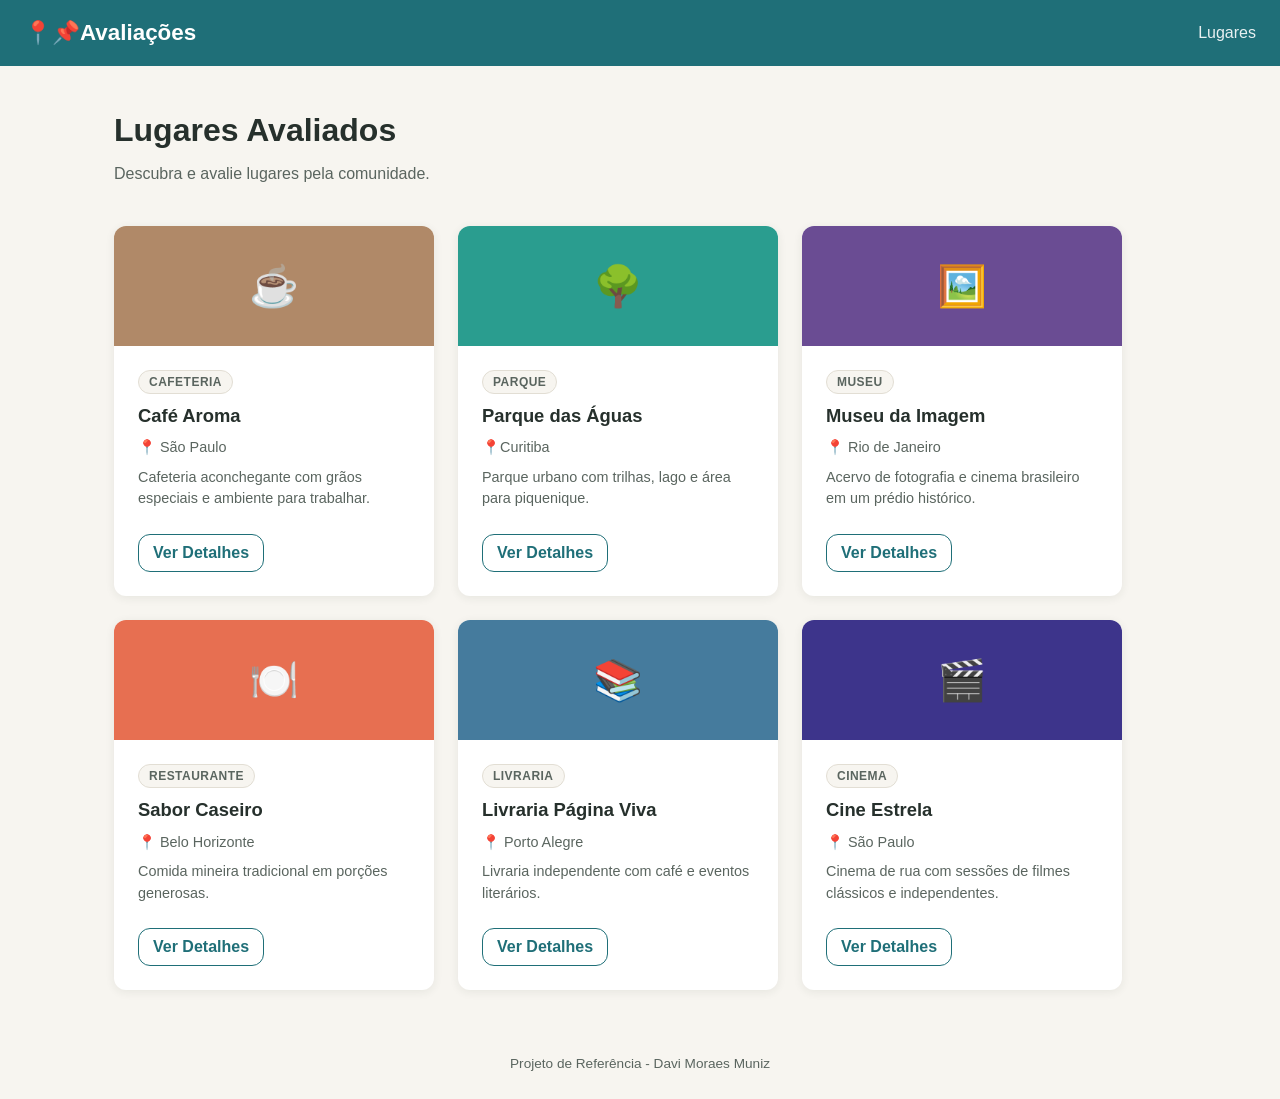
<file: Aula-01/index.html>
<!DOCTYPE html>
<html lang="pt-BR">
<head>
    <meta charset="UTF-8">
    <meta name="viewport" content="width=device-width, initial-scale=1.0">
    <title>Avaliações | Lugares</title>
    <link rel="stylesheet" href="style.css">
</head>
<body>

<header class="cabecalho">
    <a href="index.html" class="cabecalho__logo">📍📌Avaliações</a>
    <nav class="cabecalho__nav"><a href="index.html">Lugares</a></nav>
</header>

<main class="container">
    <h1 class="titulo-pagina">Lugares Avaliados</h1>
    <p class="subtitulo-pagina">Descubra e avalie lugares pela comunidade.</p>
    <div class="cards-grid">
        <article class="card" data-categoria="cafeteria">
            <div class="card-banner" aria-hidden="true">☕</div>
            <div class="card-body">
                <span class="badge">Cafeteria</span>
                <h2 class="card-title">Café Aroma</h2>
                <p class="card-cidade">📍 São Paulo</p>
                <p class="card-descricao">Cafeteria aconchegante com grãos especiais e ambiente para trabalhar.</p>
                <a href="detalhe.html" class="card-link">Ver Detalhes</a>
            </div>
        </article>
        <article class="card" data-categoria="parque">
            <div class="card-banner" aria-hidden="true">🌳</div>
            <div class="card-body">
                <span class="badge">Parque</span>
                <h2 class="card-title">Parque das Águas</h2>
                <p class="card-cidade">📍Curitiba</p>
                <p class="card-descricao">Parque urbano com trilhas, lago e área para piquenique.</p>
                <a href="" class="card-link">Ver Detalhes</a>
            </div>
        </article>
        <article class="card" data-categoria="museu">
            <div class="card-banner" aria-hidden="true">🖼️</div>
            <div class="card-body">
                <span class="badge">Museu</span>
                <h2 class="card-title">Museu da Imagem</h2>
                <p class="card-cidade">📍 Rio de Janeiro</p>
                <p class="card-descricao">Acervo de fotografia e cinema brasileiro em um prédio histórico.</p>
                <a href="" class="card-link">Ver Detalhes</a>
            </div>
        </article>
        <article class="card" data-categoria="restaurante">
            <div class="card-banner" aria-hidden="true">🍽️</div>
            <div class="card-body">
                <span class="badge">Restaurante</span>
                <h2 class="card-title">Sabor Caseiro</h2>
                <p class="card-cidade">📍 Belo Horizonte</p>
                <p class="card-descricao">Comida mineira tradicional em porções generosas.</p>
                <a href="" class="card-link">Ver Detalhes</a>
            </div>
        </article>
        <article class="card" data-categoria="livraria">
            <div class="card-banner" aria-hidden="true">📚</div>
            <div class="card-body">
                <span class="badge">Livraria</span>
                <h2 class="card-title">Livraria Página Viva</h2>
                <p class="card-cidade">📍 Porto Alegre</p>
                <p class="card-descricao">Livraria independente com café e eventos literários.</p>
                <a href="" class="card-link">Ver Detalhes</a>
            </div>
        </article>
        <article class="card" data-categoria="cinema">
            <div class="card-banner" aria-hidden="true">🎬</div>
            <div class="card-body">
                <span class="badge">Cinema</span>
                <h2 class="card-title">Cine Estrela</h2>
                <p class="card-cidade">📍 São Paulo</p>
                <p class="card-descricao">Cinema de rua com sessões de filmes clássicos e independentes.</p>
                <a href="" class="card-link">Ver Detalhes</a>
            </div>
        </article>
    </div>
</main>

<footer class="rodape">Projeto de Referência - Davi Moraes Muniz</footer>

</body>
</html>
</file>
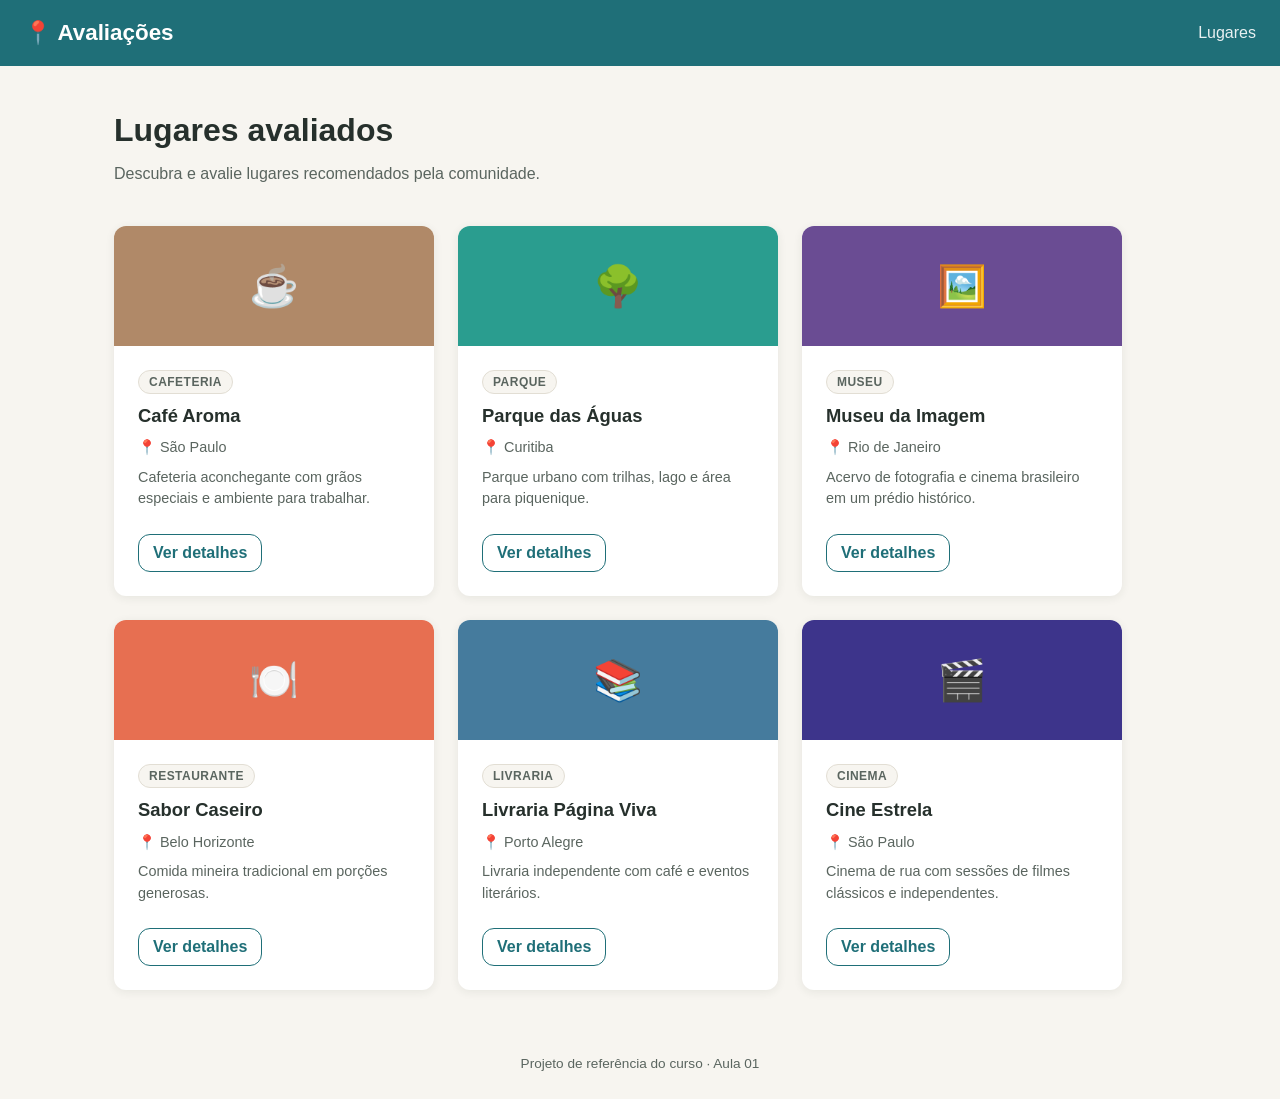
<file: Aula-02/WFS/index.html>
<!DOCTYPE html>
<html lang="pt-BR">
<head>
  <meta charset="UTF-8" />
  <meta name="viewport" content="width=device-width, initial-scale=1.0" />
  <title>Avaliações | Lugares</title>
  <link rel="stylesheet" href="css/style.css" />
</head>
<body>
  <header class="cabecalho">
    <a href="index.html" class="cabecalho__logo">📍 Avaliações</a>
    <nav class="cabecalho__nav">
      <a href="index.html">Lugares</a>
    </nav>
  </header>

  <main class="container">
    <h1 class="titulo-pagina">Lugares avaliados</h1>
    <p class="subtitulo-pagina">Descubra e avalie lugares recomendados pela comunidade.</p>

    <div class="cards-grid">
      <article class="card" data-categoria="cafeteria">
        <div class="card-banner" aria-hidden="true">☕</div>
        <div class="card-body">
          <span class="badge">Cafeteria</span>
          <h2 class="card-title">Café Aroma</h2>
          <p class="card-cidade">📍 São Paulo</p>
          <p class="card-descricao">Cafeteria aconchegante com grãos especiais e ambiente para trabalhar.</p>
          <a class="card-link" href="detalhe.html">Ver detalhes</a>
        </div>
      </article>

      <article class="card" data-categoria="parque">
        <div class="card-banner" aria-hidden="true">🌳</div>
        <div class="card-body">
          <span class="badge">Parque</span>
          <h2 class="card-title">Parque das Águas</h2>
          <p class="card-cidade">📍 Curitiba</p>
          <p class="card-descricao">Parque urbano com trilhas, lago e área para piquenique.</p>
          <a class="card-link" href="detalhe.html">Ver detalhes</a>
        </div>
      </article>

      <article class="card" data-categoria="museu">
        <div class="card-banner" aria-hidden="true">🖼️</div>
        <div class="card-body">
          <span class="badge">Museu</span>
          <h2 class="card-title">Museu da Imagem</h2>
          <p class="card-cidade">📍 Rio de Janeiro</p>
          <p class="card-descricao">Acervo de fotografia e cinema brasileiro em um prédio histórico.</p>
          <a class="card-link" href="detalhe.html">Ver detalhes</a>
        </div>
      </article>

      <article class="card" data-categoria="restaurante">
        <div class="card-banner" aria-hidden="true">🍽️</div>
        <div class="card-body">
          <span class="badge">Restaurante</span>
          <h2 class="card-title">Sabor Caseiro</h2>
          <p class="card-cidade">📍 Belo Horizonte</p>
          <p class="card-descricao">Comida mineira tradicional em porções generosas.</p>
          <a class="card-link" href="detalhe.html">Ver detalhes</a>
        </div>
      </article>

      <article class="card" data-categoria="livraria">
        <div class="card-banner" aria-hidden="true">📚</div>
        <div class="card-body">
          <span class="badge">Livraria</span>
          <h2 class="card-title">Livraria Página Viva</h2>
          <p class="card-cidade">📍 Porto Alegre</p>
          <p class="card-descricao">Livraria independente com café e eventos literários.</p>
          <a class="card-link" href="detalhe.html">Ver detalhes</a>
        </div>
      </article>

      <article class="card" data-categoria="cinema">
        <div class="card-banner" aria-hidden="true">🎬</div>
        <div class="card-body">
          <span class="badge">Cinema</span>
          <h2 class="card-title">Cine Estrela</h2>
          <p class="card-cidade">📍 São Paulo</p>
          <p class="card-descricao">Cinema de rua com sessões de filmes clássicos e independentes.</p>
          <a class="card-link" href="detalhe.html">Ver detalhes</a>
        </div>
      </article>
    </div>
  </main>

  <footer class="rodape">
    Projeto de referência do curso &middot; Aula 01
  </footer>
</body>
</html>
</file>
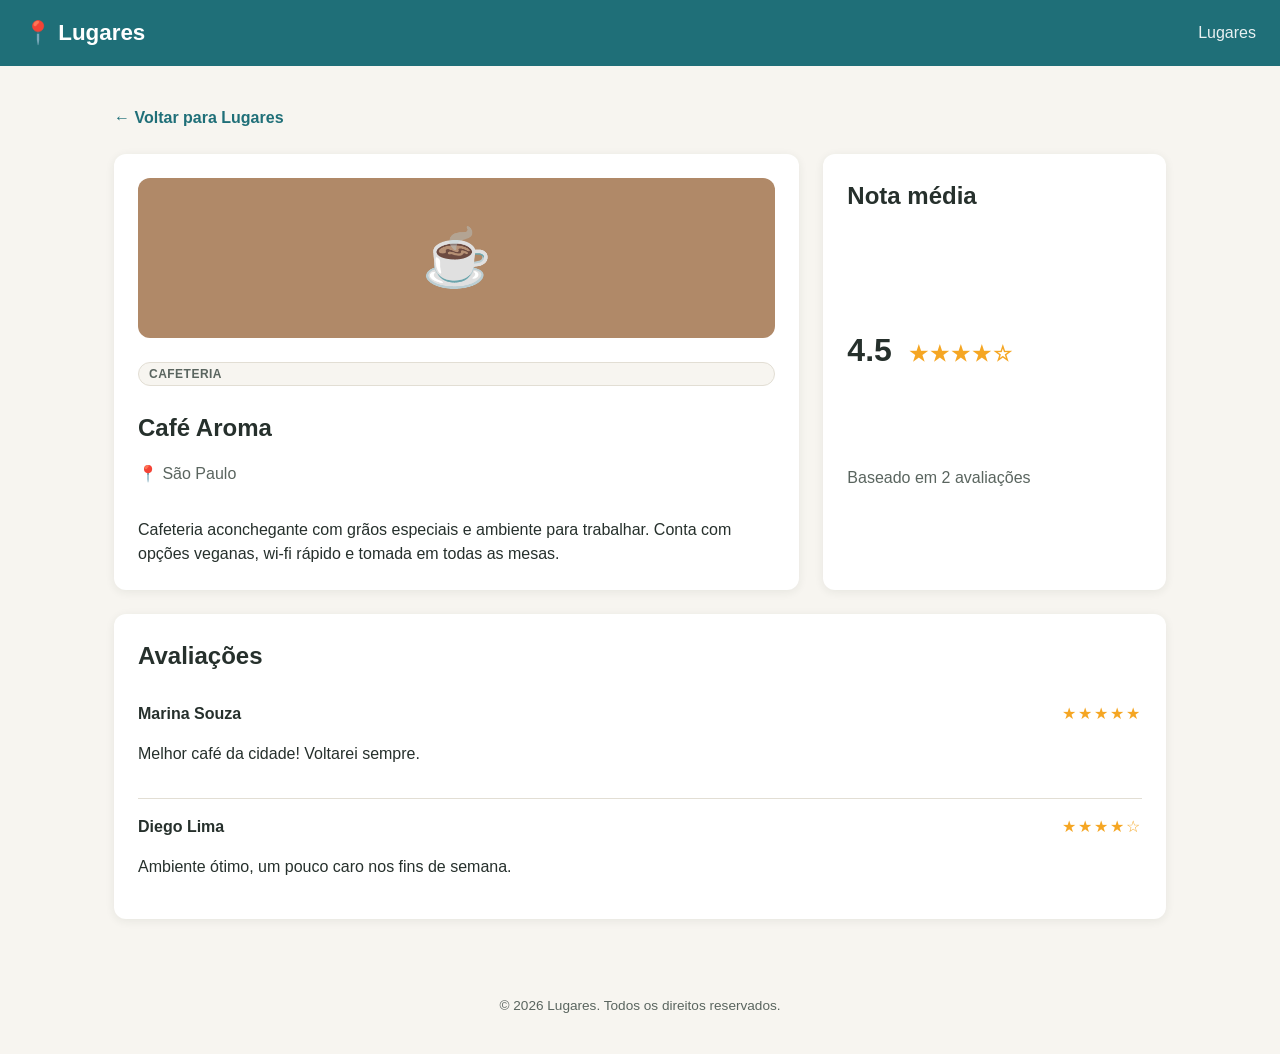
<file: Aula-01/detalhe.html>
<!DOCTYPE html>
<html lang="pt-BR">
<head>
  <meta charset="UTF-8">
  <meta name="viewport" content="width=device-width, initial-scale=1.0">
  <title>Café Aroma - Detalhes</title>
  <link rel="stylesheet" href="style.css">
</head>
<body>
  <header class="cabecalho">
    <a href="index.html" class="cabecalho__logo">📍 Lugares</a>
    <nav class="cabecalho__nav">
      <a href="index.html">Lugares</a>
    </nav>
  </header>

  <main class="container">
    <a href="index.html" class="link-voltar">&larr; Voltar para Lugares</a>

    <div class="detalhe">
      <section class="detalhe-principal">
        <div class="detalhe-banner" data-categoria="cafeteria" aria-hidden="true">☕</div>
        <span class="badge">Cafeteria</span>
        <h1 class="detalhe-titulo">Café Aroma</h1>
        <p class="detalhe-cidade">📍 São Paulo</p>
        <p class="detalhe-descricao">Cafeteria aconchegante com grãos especiais e ambiente para trabalhar. Conta com opções veganas, wi-fi rápido e tomada em todas as mesas.</p>
      </section>

      <aside class="detalhe-resumo">
        <h2>Nota média</h2>
        <p class="nota-media">4.5 <span class="estrelas" aria-hidden="true">★★★★☆</span></p>
        <p class="total-avaliacoes">Baseado em 2 avaliações</p>
      </aside>

      <section class="detalhe-avaliacoes">
        <h2>Avaliações</h2>
        <ul class="lista-avaliacoes">
          <li class="avaliacao-item">
            <div class="avaliacao-cabecalho"><strong>Marina Souza</strong><span class="estrelas">★★★★★</span></div>
            <p class="avaliacao-texto">Melhor café da cidade! Voltarei sempre.</p>
          </li>
          <li class="avaliacao-item">
            <div class="avaliacao-cabecalho"><strong>Diego Lima</strong><span class="estrelas">★★★★☆</span></div>
            <p class="avaliacao-texto">Ambiente ótimo, um pouco caro nos fins de semana.</p>
          </li>
        </ul>
      </section>
    </div>
  </main>

  <footer class="rodape">
    <p>&copy; 2026 Lugares. Todos os direitos reservados.</p>
  </footer>
</body>
</html>
</file>
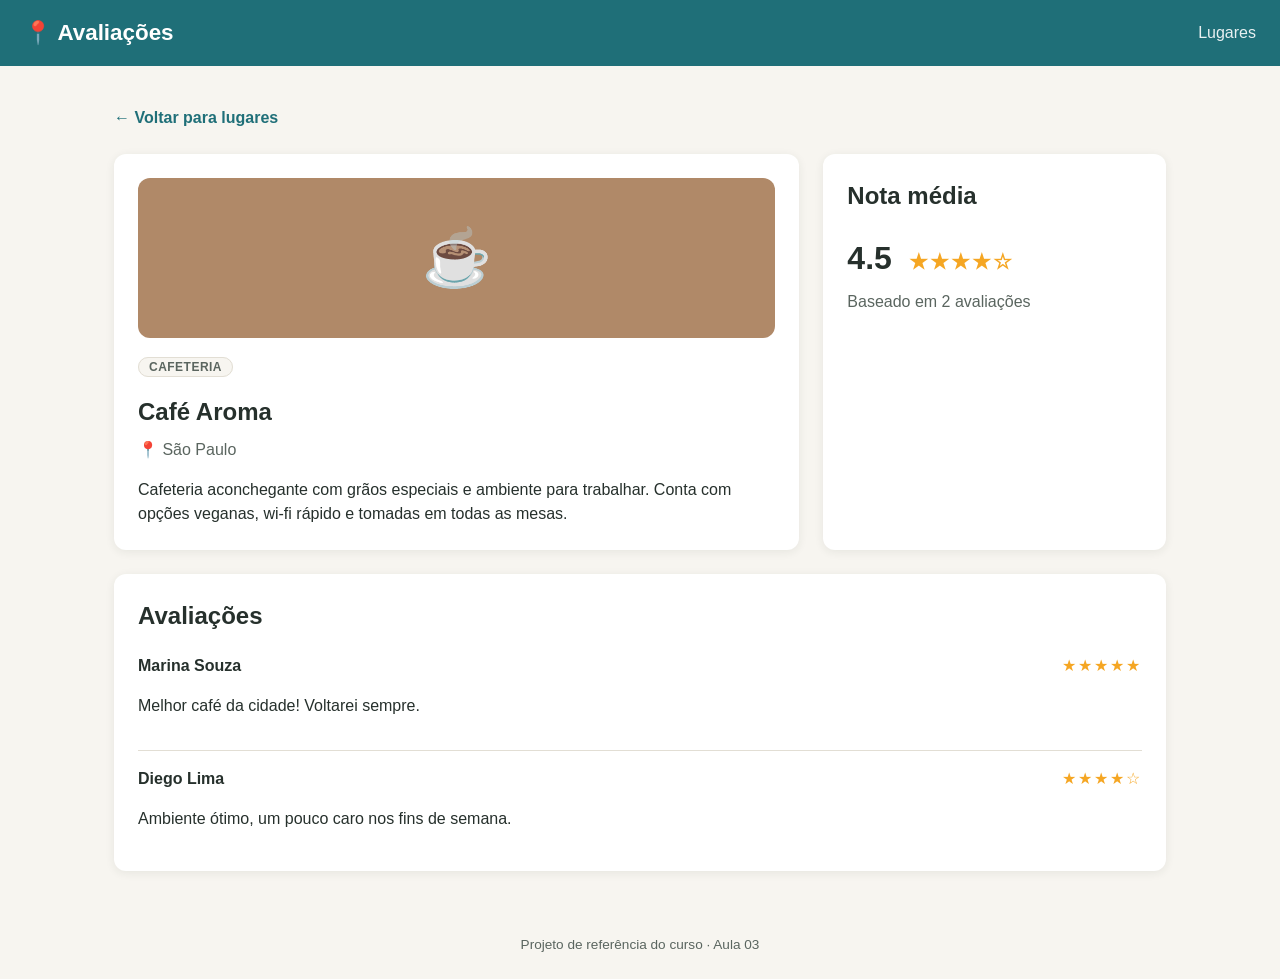
<file: Aula-02/WFS/detalhe.html>
<!DOCTYPE html>
<html lang="pt-BR">
<head>
  <meta charset="UTF-8" />
  <meta name="viewport" content="width=device-width, initial-scale=1.0" />
  <title>Café Aroma | Avaliações</title>
  <link rel="stylesheet" href="css/style.css" />
</head>
<body>
  <header class="cabecalho">
    <a href="index.html" class="cabecalho__logo">📍 Avaliações</a>
    <nav class="cabecalho__nav">
      <a href="index.html">Lugares</a>
    </nav>
  </header>

  <main class="container">
    <a class="link-voltar" href="index.html">&larr; Voltar para lugares</a>

    <div class="detalhe">
      <section class="detalhe-principal">
        <div class="detalhe-banner" data-categoria="cafeteria" aria-hidden="true">☕</div>
        <span class="badge">Cafeteria</span>
        <h1 class="detalhe-titulo">Café Aroma</h1>
        <p class="detalhe-cidade">📍 São Paulo</p>
        <p class="detalhe-descricao">
          Cafeteria aconchegante com grãos especiais e ambiente para
          trabalhar. Conta com opções veganas, wi-fi rápido e tomadas em
          todas as mesas.
        </p>
      </section>

      <aside class="detalhe-resumo">
        <h2>Nota média</h2>
        <p class="nota-media">4.5 <span class="estrelas" aria-hidden="true">★★★★☆</span></p>
        <p class="total-avaliacoes">Baseado em 2 avaliações</p>
      </aside>

      <section class="detalhe-avaliacoes">
        <h2>Avaliações</h2>
        <ul class="lista-avaliacoes">
          <li class="avaliacao-item">
            <div class="avaliacao-cabecalho">
              <strong>Marina Souza</strong>
              <span class="estrelas" aria-label="5 de 5 estrelas">★★★★★</span>
            </div>
            <p>Melhor café da cidade! Voltarei sempre.</p>
          </li>
          <li class="avaliacao-item">
            <div class="avaliacao-cabecalho">
              <strong>Diego Lima</strong>
              <span class="estrelas" aria-label="4 de 5 estrelas">★★★★☆</span>
            </div>
            <p>Ambiente ótimo, um pouco caro nos fins de semana.</p>
          </li>
        </ul>
      </section>
    </div>
  </main>

  <footer class="rodape">
    Projeto de referência do curso &middot; Aula 03
  </footer>
</body>
</html>
</file>
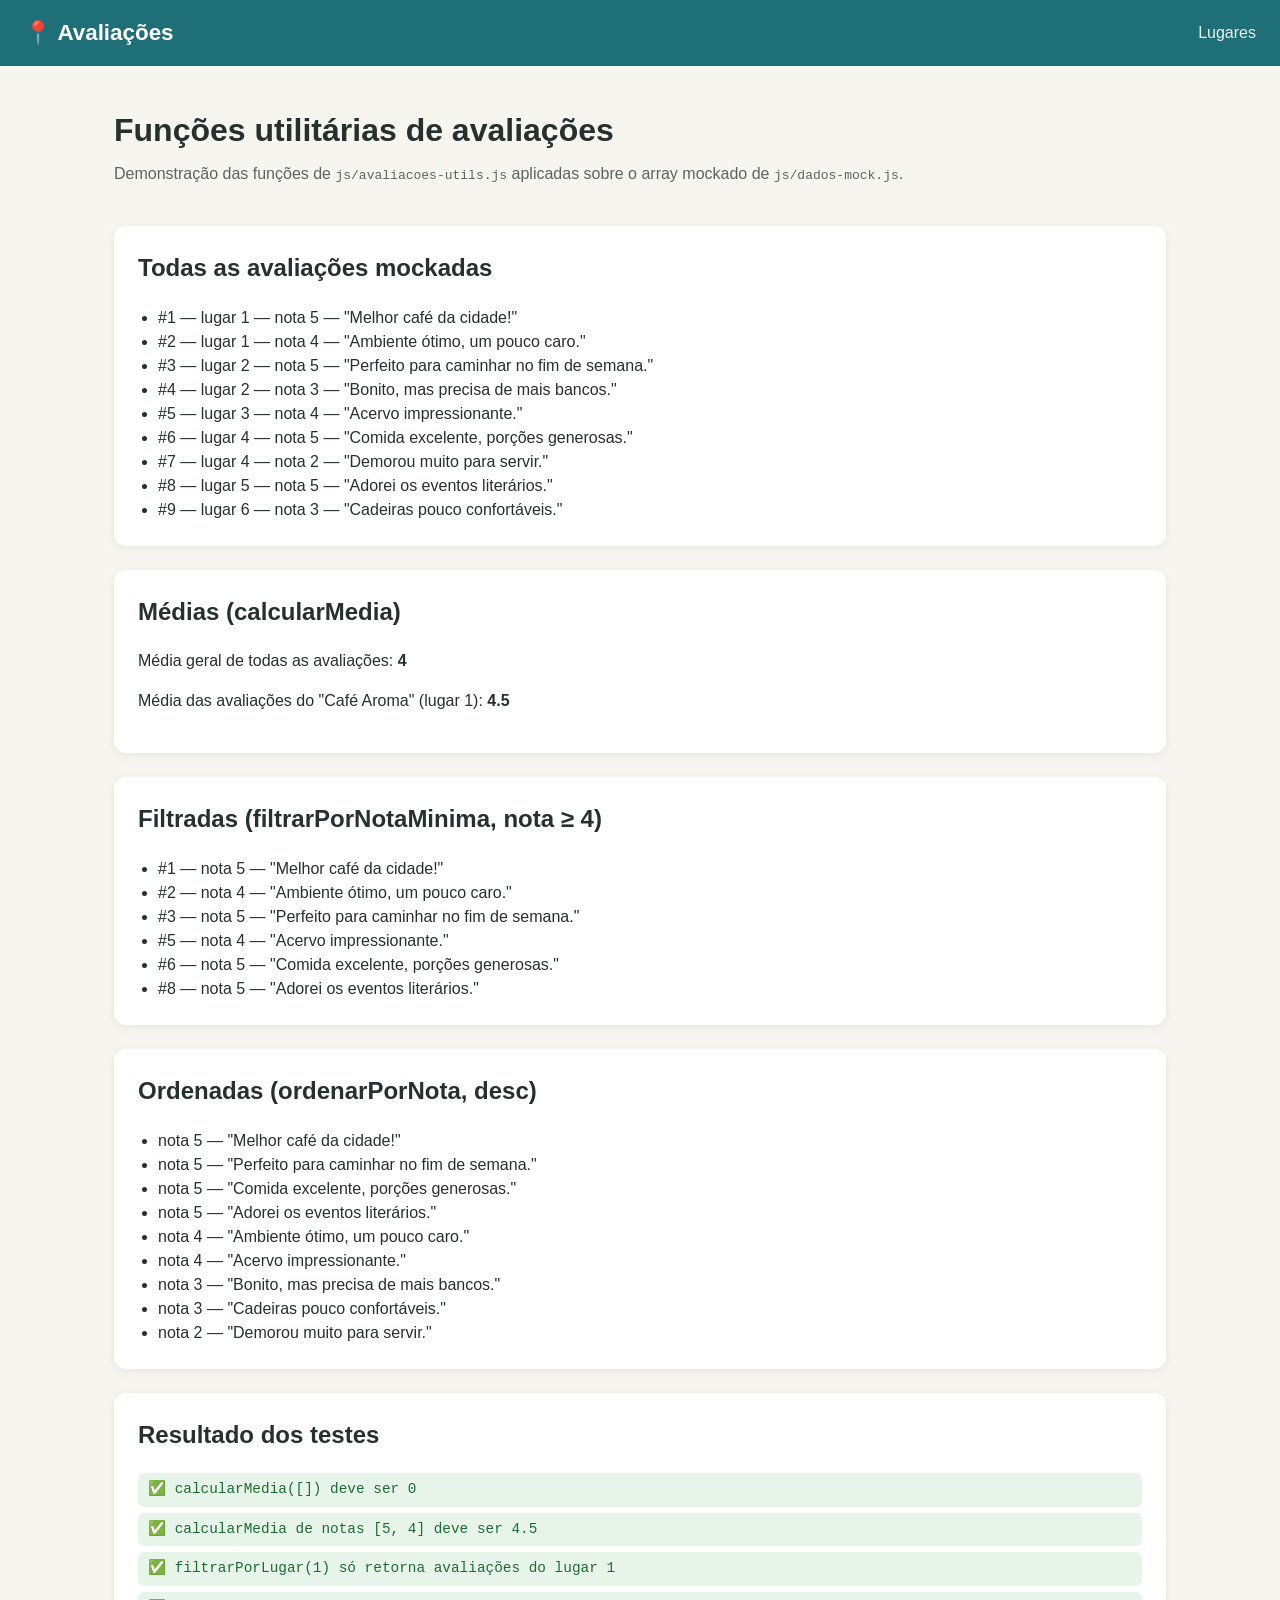
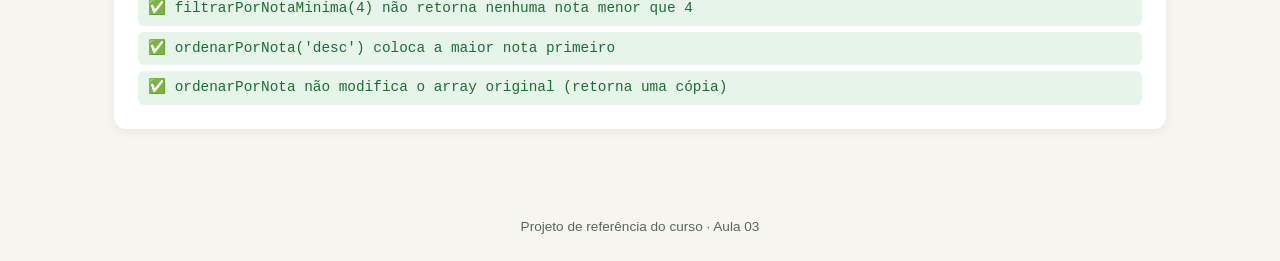
<file: Aula-02/WFS/testes.html>
<!DOCTYPE html>
<html lang="pt-BR">
<head>
  <meta charset="UTF-8" />
  <meta name="viewport" content="width=device-width, initial-scale=1.0" />
  <title>Testes das funções utilitárias | Avaliações</title>
  <link rel="stylesheet" href="css/style.css" />
</head>
<body>
  <header class="cabecalho">
    <a href="index.html" class="cabecalho__logo">📍 Avaliações</a>
    <nav class="cabecalho__nav">
      <a href="index.html">Lugares</a>
    </nav>
  </header>

  <main class="container">
    <h1 class="titulo-pagina">Funções utilitárias de avaliações</h1>
    <p class="subtitulo-pagina">
      Demonstração das funções de <code>js/avaliacoes-utils.js</code> aplicadas
      sobre o array mockado de <code>js/dados-mock.js</code>.
    </p>

    <section class="secao-teste">
      <h2>Todas as avaliações mockadas</h2>
      <ul id="lista-todas" class="lista-simples"></ul>
    </section>

    <section class="secao-teste">
      <h2>Médias (calcularMedia)</h2>
      <p>Média geral de todas as avaliações: <strong id="media-geral"></strong></p>
      <p>Média das avaliações do "Café Aroma" (lugar 1): <strong id="media-cafe-aroma"></strong></p>
    </section>

    <section class="secao-teste">
      <h2>Filtradas (filtrarPorNotaMinima, nota &ge; 4)</h2>
      <ul id="lista-filtradas" class="lista-simples"></ul>
    </section>

    <section class="secao-teste">
      <h2>Ordenadas (ordenarPorNota, desc)</h2>
      <ul id="lista-ordenadas" class="lista-simples"></ul>
    </section>

    <section class="secao-teste">
      <h2>Resultado dos testes</h2>
      <ul id="lista-testes" class="lista-resultados"></ul>
    </section>
  </main>

  <footer class="rodape">
    Projeto de referência do curso &middot; Aula 03
  </footer>

  <script src="js/dados-mock.js"></script>
  <script src="js/avaliacoes-utils.js"></script>
  <script src="js/testes.js"></script>
</body>
</html>
</file>
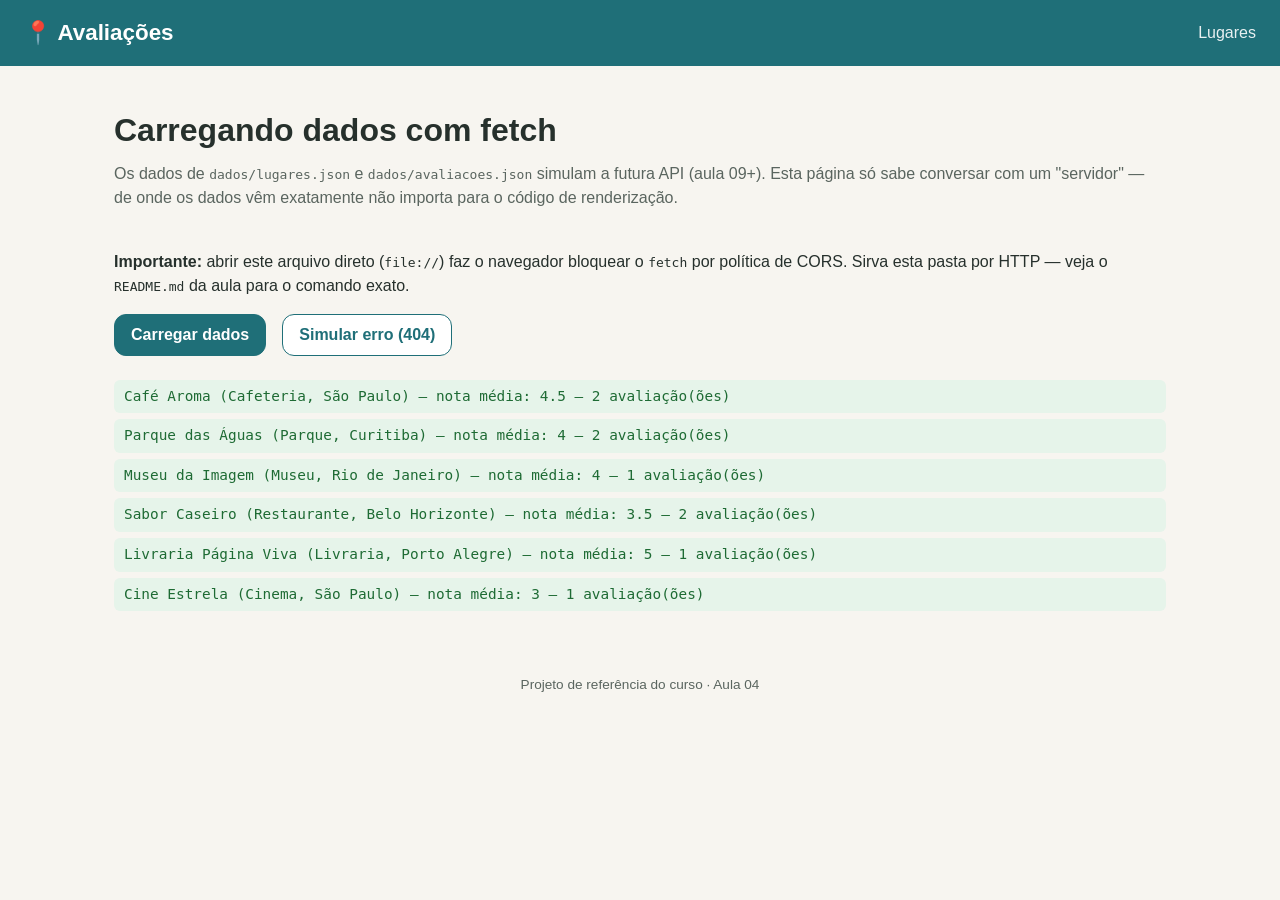
<file: Aula-03/PI/carregar-dados.html>
<!DOCTYPE html>
<html lang="pt-BR">
<head>
  <meta charset="UTF-8" />
  <meta name="viewport" content="width=device-width, initial-scale=1.0" />
  <title>Carregar dados via fetch | Avaliações</title>
  <link rel="stylesheet" href="css/style.css" />
</head>
<body>
  <header class="cabecalho">
    <a href="index.html" class="cabecalho__logo">📍 Avaliações</a>
    <nav class="cabecalho__nav">
      <a href="index.html">Lugares</a>
    </nav>
  </header>

  <main class="container">
    <h1 class="titulo-pagina">Carregando dados com fetch</h1>
    <p class="subtitulo-pagina">
      Os dados de <code>dados/lugares.json</code> e
      <code>dados/avaliacoes.json</code> simulam a futura API (aula 09+).
      Esta página só sabe conversar com um "servidor" — de onde os dados
      vêm exatamente não importa para o código de renderização.
    </p>

    <p><strong>Importante:</strong> abrir este arquivo direto (<code>file://</code>)
      faz o navegador bloquear o <code>fetch</code> por política de CORS.
      Sirva esta pasta por HTTP — veja o <code>README.md</code> da aula para
      o comando exato.</p>

    <div class="botoes-acao">
      <button id="botao-carregar" class="botao">Carregar dados</button>
      <button id="botao-simular-erro" class="botao botao--secundario">Simular erro (404)</button>
    </div>

    <div id="estado"></div>
    <ul id="resultado" class="lista-resultados"></ul>
  </main>

  <footer class="rodape">
    Projeto de referência do curso &middot; Aula 04
  </footer>

  <script src="js/avaliacoes-utils.js"></script>
  <script src="js/servico-lugares.js"></script>
  <script src="js/carregar-dados.js"></script>
</body>
</html>
</file>
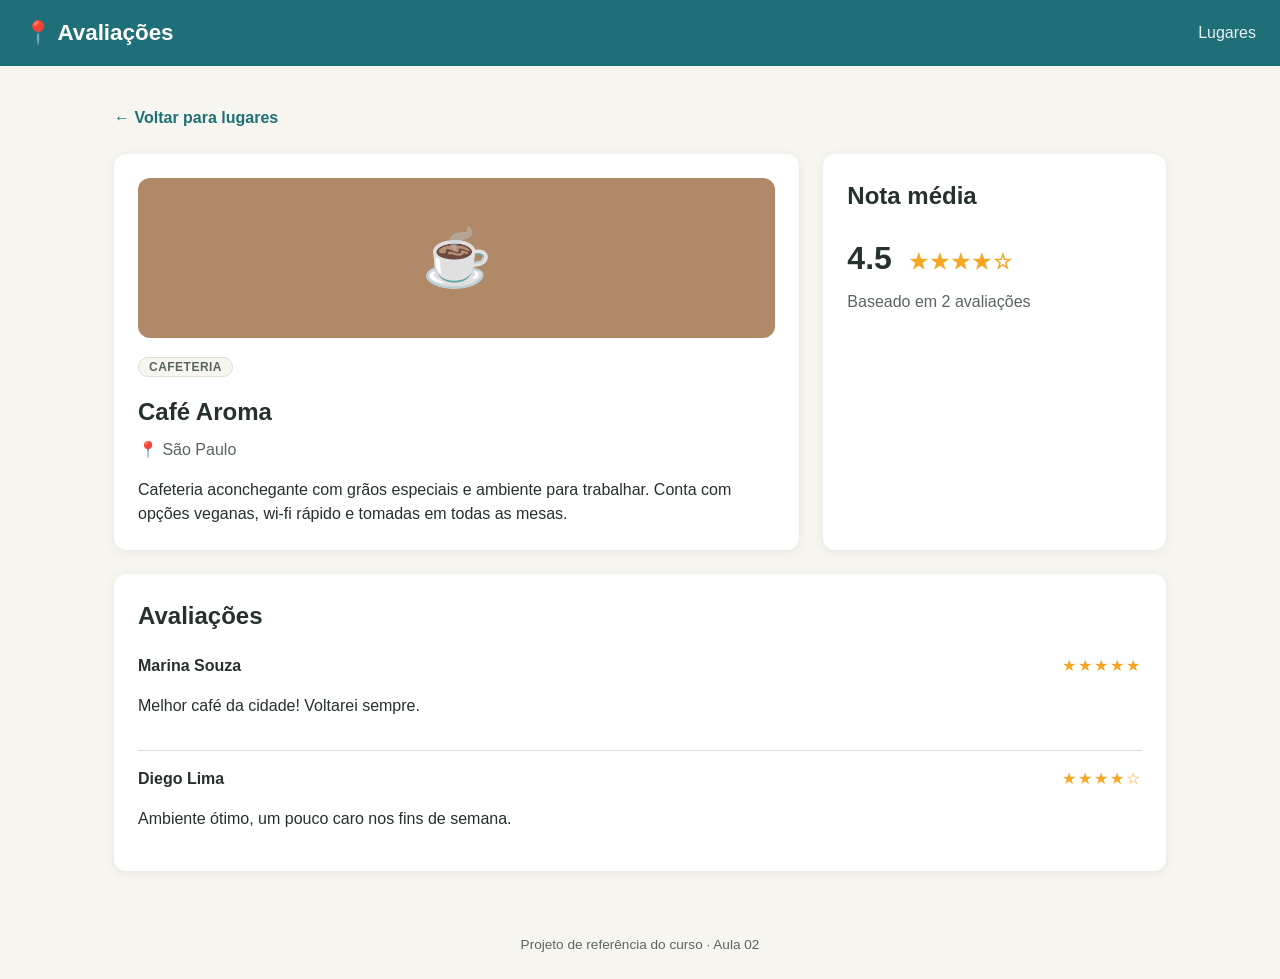
<file: Aula-03/PI/detalhe.html>
<!DOCTYPE html>
<html lang="pt-BR">
<head>
  <meta charset="UTF-8" />
  <meta name="viewport" content="width=device-width, initial-scale=1.0" />
  <title>Café Aroma | Avaliações</title>
  <link rel="stylesheet" href="css/style.css" />
</head>
<body>
  <header class="cabecalho">
    <a href="index.html" class="cabecalho__logo">📍 Avaliações</a>
    <nav class="cabecalho__nav">
      <a href="index.html">Lugares</a>
    </nav>
  </header>

  <main class="container">
    <a class="link-voltar" href="index.html">&larr; Voltar para lugares</a>

    <div class="detalhe">
      <section class="detalhe-principal">
        <div class="detalhe-banner" data-categoria="cafeteria" aria-hidden="true">☕</div>
        <span class="badge">Cafeteria</span>
        <h1 class="detalhe-titulo">Café Aroma</h1>
        <p class="detalhe-cidade">📍 São Paulo</p>
        <p class="detalhe-descricao">
          Cafeteria aconchegante com grãos especiais e ambiente para
          trabalhar. Conta com opções veganas, wi-fi rápido e tomadas em
          todas as mesas.
        </p>
      </section>

      <aside class="detalhe-resumo">
        <h2>Nota média</h2>
        <p class="nota-media">4.5 <span class="estrelas" aria-hidden="true">★★★★☆</span></p>
        <p class="total-avaliacoes">Baseado em 2 avaliações</p>
      </aside>

      <section class="detalhe-avaliacoes">
        <h2>Avaliações</h2>
        <ul class="lista-avaliacoes">
          <li class="avaliacao-item">
            <div class="avaliacao-cabecalho">
              <strong>Marina Souza</strong>
              <span class="estrelas" aria-label="5 de 5 estrelas">★★★★★</span>
            </div>
            <p>Melhor café da cidade! Voltarei sempre.</p>
          </li>
          <li class="avaliacao-item">
            <div class="avaliacao-cabecalho">
              <strong>Diego Lima</strong>
              <span class="estrelas" aria-label="4 de 5 estrelas">★★★★☆</span>
            </div>
            <p>Ambiente ótimo, um pouco caro nos fins de semana.</p>
          </li>
        </ul>
      </section>
    </div>
  </main>

  <footer class="rodape">
    Projeto de referência do curso &middot; Aula 02
  </footer>
</body>
</html>
</file>
<file: Aula-01/style.css>
/* ===== Design tokens ===== */
:root {
    --cor-primaria: #1f6f78;
    --cor-primaria-escura: #144e55;
    --cor-fundo: #f7f5f0;
    --cor-texto: #26302c;
    --cor-texto-suave: #5a655f;
    --cor-borda: #e2ded4;
    --cor-estrela: #f5a623;
    --cor-branco: #ffffff;
  
    --cor-restaurante: #e76f51;
    --cor-parque: #2a9d8f;
    --cor-museu: #6a4c93;
    --cor-cafeteria: #b08968;
    --cor-livraria: #457b9d;
    --cor-cinema: #3d348b;
  
    --raio: 12px;
    --sombra: 0 2px 10px rgba(38, 48, 44, 0.08);
    --sombra-hover: 0 8px 20px rgba(38, 48, 44, 0.14);
    --espaco-1: 8px;
    --espaco-2: 16px;
    --espaco-3: 24px;
    --espaco-4: 40px;
  }
  
  * {
    box-sizing: border-box;
  }
  
  body {
    margin: 0;
    font-family: "Segoe UI", Roboto, Arial, sans-serif;
    background: var(--cor-fundo);
    color: var(--cor-texto);
    line-height: 1.5;
  }
  
  a {
    color: inherit;
  }
  
  img {
    max-width: 100%;
    display: block;
  }
  
  /* ===== Header ===== */
  .cabecalho {
    background: var(--cor-primaria);
    color: var(--cor-branco);
    padding: var(--espaco-2) var(--espaco-3);
    display: flex;
    align-items: center;
    justify-content: space-between;
  }
  
  .cabecalho__logo {
    font-size: 1.4rem;
    font-weight: 700;
    text-decoration: none;
    color: var(--cor-branco);
  }
  
  .cabecalho__nav a {
    color: var(--cor-branco);
    text-decoration: none;
    margin-left: var(--espaco-3);
    opacity: 0.9;
  }
  
  .cabecalho__nav a:hover {
    opacity: 1;
    text-decoration: underline;
  }
  
  /* ===== Layout geral ===== */
  .container {
    max-width: 1100px;
    margin: 0 auto;
    padding: var(--espaco-4) var(--espaco-3);
  }
  
  .titulo-pagina {
    margin: 0 0 var(--espaco-1);
    font-size: 2rem;
  }
  
  .subtitulo-pagina {
    margin: 0 0 var(--espaco-4);
    color: var(--cor-texto-suave);
  }
  
  /* ===== Grid de cards (Flexbox) =====
     TODO (Aula 02, Parte 1): sem nenhuma regra abaixo, os cards ficam
     empilhados um em cima do outro (comportamento padrão de <article>,
     que é um elemento de bloco). Sua tarefa:
  
     1. Faça `.cards-grid` virar um container flexível que quebra linha
        automaticamente quando não há espaço horizontal suficiente.
     2. Defina um espaçamento consistente entre os cards.
     3. Faça cada `.card` crescer/encolher de forma flexível, com uma
        largura "ideal" de ~280px e uma largura máxima de ~320px, para
        que a grade fique equilibrada em qualquer tamanho de tela.
  
     Dica: display: flex + flex-wrap + gap no container;
           flex-grow/flex-shrink/flex-basis + max-width no item.
  */
  .cards-grid{
    display: flex;
    flex-wrap: wrap;
    gap: var(--espaco-3);
  }
  
  .card {
    background: var(--cor-branco);
    border-radius: var(--raio);
    box-shadow: var(--sombra);
    overflow: hidden;
    display: flex;
    flex-direction: column;
    transition: box-shadow 0.2s ease, transform 0.2s ease;
    flex: 1 1 280px;
    max-width: 320px;
  }
  
  
  
  .card:hover {
    box-shadow: var(--sombra-hover);
    transform: translateY(-2px);
  }
  
  .card-banner {
    height: 120px;
    display: flex;
    align-items: center;
    justify-content: center;
    font-size: 2.5rem;
    color: var(--cor-branco);
    background: var(--cor-texto-suave);
  }
  
  .card[data-categoria="restaurante"] .card-banner { background: var(--cor-restaurante); }
  .card[data-categoria="parque"] .card-banner { background: var(--cor-parque); }
  .card[data-categoria="museu"] .card-banner { background: var(--cor-museu); }
  .card[data-categoria="cafeteria"] .card-banner { background: var(--cor-cafeteria); }
  .card[data-categoria="livraria"] .card-banner { background: var(--cor-livraria); }
  .card[data-categoria="cinema"] .card-banner { background: var(--cor-cinema); }
  
  .card-body {
    padding: var(--espaco-3);
    display: flex;
    flex-direction: column;
    gap: var(--espaco-1);
    flex: 1;
  }
  
  .badge {
    align-self: flex-start;
    font-size: 0.75rem;
    text-transform: uppercase;
    letter-spacing: 0.04em;
    font-weight: 600;
    color: var(--cor-texto-suave);
    background: var(--cor-fundo);
    border: 1px solid var(--cor-borda);
    border-radius: 999px;
    padding: 2px 10px;
  }
  
  .card-title {
    margin: 0;
    font-size: 1.15rem;
  }
  
  .card-cidade {
    margin: 0;
    color: var(--cor-texto-suave);
    font-size: 0.9rem;
  }
  
  .card-descricao {
    margin: 0;
    color: var(--cor-texto-suave);
    font-size: 0.9rem;
    flex: 1;
  }
  
  .card-link {
    margin-top: var(--espaco-2);
    align-self: flex-start;
    text-decoration: none;
    font-weight: 600;
    color: var(--cor-primaria);
    border: 1px solid var(--cor-primaria);
    border-radius: var(--raio);
    padding: 6px 14px;
    transition: background 0.2s ease, color 0.2s ease;
  }
  
  .card-link:hover {
    background: var(--cor-primaria);
    color: var(--cor-branco);
  }
  
  /* ===== Página de detalhe (CSS Grid, mobile-first) ===== */
  /* .detalhe ainda não tem nenhum estilo de layout — veja o TODO (Aula 02,
     Parte 2) mais abaixo, perto da media query, com o passo a passo
     completo. */
  
  .detalhe-principal,
  .detalhe-resumo,
  .detalhe-avaliacoes {
    background: var(--cor-branco);
    border-radius: var(--raio);
    box-shadow: var(--sombra);
    padding: var(--espaco-3);
    display: grid;
    gap: var(--espaco-1);
  }
  
  
  .detalhe-banner {
    height: 160px;
    border-radius: var(--raio);
    display: flex;
    align-items: center;
    justify-content: center;
    font-size: 3.5rem;
    color: var(--cor-branco);
    background: var(--cor-texto-suave);
    margin-bottom: var(--espaco-2);
  }
  
  .detalhe-banner[data-categoria="restaurante"] { background: var(--cor-restaurante); }
  .detalhe-banner[data-categoria="parque"] { background: var(--cor-parque); }
  .detalhe-banner[data-categoria="museu"] { background: var(--cor-museu); }
  .detalhe-banner[data-categoria="cafeteria"] { background: var(--cor-cafeteria); }
  .detalhe-banner[data-categoria="livraria"] { background: var(--cor-livraria); }
  .detalhe-banner[data-categoria="cinema"] { background: var(--cor-cinema); }
  
  .detalhe-titulo {
    margin: var(--espaco-2) 0 0;
  }
  
  .detalhe-cidade {
    color: var(--cor-texto-suave);
    margin: var(--espaco-1) 0;
  }
  
  .detalhe-descricao {
    margin: var(--espaco-2) 0 0;
  }
  
  .detalhe-resumo h2,
  .detalhe-avaliacoes h2 {
    margin-top: 0;
  }
  
  .nota-media {
    font-size: 2rem;
    font-weight: 700;
    margin: var(--espaco-1) 0;
  }
  
  .nota-media .estrelas {
    font-size: 1.3rem;
    color: var(--cor-estrela);
    margin-left: var(--espaco-1);
  }
  
  .total-avaliacoes {
    color: var(--cor-texto-suave);
    margin: 0;
  }
  
  .lista-avaliacoes {
    list-style: none;
    margin: 0;
    padding: 0;
    display: flex;
    flex-direction: column;
    gap: var(--espaco-2);
  }
  
  .avaliacao-item {
    border-top: 1px solid var(--cor-borda);
    padding-top: var(--espaco-2);
  }
  
  .avaliacao-item:first-child {
    border-top: none;
    padding-top: 0;
  }
  
  .avaliacao-cabecalho {
    display: flex;
    align-items: center;
    justify-content: space-between;
    margin-bottom: var(--espaco-1);
  }
  
  .estrelas {
    color: var(--cor-estrela);
    letter-spacing: 2px;
  }
  
  .link-voltar {
    display: inline-block;
    margin-bottom: var(--espaco-3);
    text-decoration: none;
    color: var(--cor-primaria);
    font-weight: 600;
  }
  
  /* TODO (Aula 02, Parte 2): a página de detalhe está mobile-first — no
     estado atual, `.detalhe-principal`, `.detalhe-resumo` e
     `.detalhe-avaliacoes` apenas se empilham na ordem em que aparecem no
     HTML (o que já é o comportamento correto para telas pequenas!).
  
     Sua tarefa é usar CSS GRID para, a partir de uma largura de tela
     maior (sugestão: 768px), reorganizar esse mesmo conteúdo em duas
     colunas, sem mudar o HTML:
  
     1. Adicione `display: grid` (com um `gap`) em `.detalhe`.
     2. Dentro de uma media query `@media (min-width: 768px)`, defina em
        `.detalhe` duas colunas (ex.: 2fr 1fr) usando
        `grid-template-columns` e um `grid-template-areas` com duas
        linhas:
          - linha 1: conteúdo principal + resumo de nota, lado a lado
          - linha 2: avaliações ocupando a largura toda
     3. Associe cada seção à sua área com a propriedade `grid-area`
        (`.detalhe-principal`, `.detalhe-resumo`, `.detalhe-avaliacoes`).
  
     Dica: pense primeiro no layout mobile (sem media query, tudo
     empilhado) e só depois "encaixe" o grid para telas maiores — essa é
     a essência de mobile-first.
  */
  .detalhe{
    display: grid;
    gap: var(--espaco-3);
  }
  
  @media (min-width: 768px) {
    .detalhe {
      grid-template-columns: 2fr 1fr;
      grid-template-areas:
        "principal resumo"
        "avaliacoes avaliacoes";
    }
  
    .detalhe-principal {
      grid-area: principal;
    }
  
    .detalhe-resumo {
      grid-area: resumo;
    }
  
    .detalhe-avaliacoes {
      grid-area: avaliacoes;
    }
  }
  
  /* ===== Rodapé ===== */
  .rodape {
    text-align: center;
    padding: var(--espaco-3);
    color: var(--cor-texto-suave);
    font-size: 0.85rem;
  }
</file>
<file: Aula-02/WFS/css/style.css>
/* ===== Design tokens ===== */
:root {
  --cor-primaria: #1f6f78;
  --cor-primaria-escura: #144e55;
  --cor-fundo: #f7f5f0;
  --cor-texto: #26302c;
  --cor-texto-suave: #5a655f;
  --cor-borda: #e2ded4;
  --cor-estrela: #f5a623;
  --cor-branco: #ffffff;

  --cor-restaurante: #e76f51;
  --cor-parque: #2a9d8f;
  --cor-museu: #6a4c93;
  --cor-cafeteria: #b08968;
  --cor-livraria: #457b9d;
  --cor-cinema: #3d348b;

  --raio: 12px;
  --sombra: 0 2px 10px rgba(38, 48, 44, 0.08);
  --sombra-hover: 0 8px 20px rgba(38, 48, 44, 0.14);
  --espaco-1: 8px;
  --espaco-2: 16px;
  --espaco-3: 24px;
  --espaco-4: 40px;
}

* {
  box-sizing: border-box;
}

body {
  margin: 0;
  font-family: "Segoe UI", Roboto, Arial, sans-serif;
  background: var(--cor-fundo);
  color: var(--cor-texto);
  line-height: 1.5;
}

a {
  color: inherit;
}

img {
  max-width: 100%;
  display: block;
}

/* ===== Header ===== */
.cabecalho {
  background: var(--cor-primaria);
  color: var(--cor-branco);
  padding: var(--espaco-2) var(--espaco-3);
  display: flex;
  align-items: center;
  justify-content: space-between;
}

.cabecalho__logo {
  font-size: 1.4rem;
  font-weight: 700;
  text-decoration: none;
  color: var(--cor-branco);
}

.cabecalho__nav a {
  color: var(--cor-branco);
  text-decoration: none;
  margin-left: var(--espaco-3);
  opacity: 0.9;
}

.cabecalho__nav a:hover {
  opacity: 1;
  text-decoration: underline;
}

/* ===== Layout geral ===== */
.container {
  max-width: 1100px;
  margin: 0 auto;
  padding: var(--espaco-4) var(--espaco-3);
}

.titulo-pagina {
  margin: 0 0 var(--espaco-1);
  font-size: 2rem;
}

.subtitulo-pagina {
  margin: 0 0 var(--espaco-4);
  color: var(--cor-texto-suave);
}

/* ===== Grid de cards (Flexbox) ===== */
.cards-grid {
  display: flex;
  flex-wrap: wrap;
  gap: var(--espaco-3);
}

.card {
  background: var(--cor-branco);
  border-radius: var(--raio);
  box-shadow: var(--sombra);
  overflow: hidden;
  flex: 1 1 280px;
  max-width: 320px;
  display: flex;
  flex-direction: column;
  transition: box-shadow 0.2s ease, transform 0.2s ease;
}

.card:hover {
  box-shadow: var(--sombra-hover);
  transform: translateY(-2px);
}

.card-banner {
  height: 120px;
  display: flex;
  align-items: center;
  justify-content: center;
  font-size: 2.5rem;
  color: var(--cor-branco);
  background: var(--cor-texto-suave);
}

.card[data-categoria="restaurante"] .card-banner { background: var(--cor-restaurante); }
.card[data-categoria="parque"] .card-banner { background: var(--cor-parque); }
.card[data-categoria="museu"] .card-banner { background: var(--cor-museu); }
.card[data-categoria="cafeteria"] .card-banner { background: var(--cor-cafeteria); }
.card[data-categoria="livraria"] .card-banner { background: var(--cor-livraria); }
.card[data-categoria="cinema"] .card-banner { background: var(--cor-cinema); }

.card-body {
  padding: var(--espaco-3);
  display: flex;
  flex-direction: column;
  gap: var(--espaco-1);
  flex: 1;
}

.badge {
  align-self: flex-start;
  font-size: 0.75rem;
  text-transform: uppercase;
  letter-spacing: 0.04em;
  font-weight: 600;
  color: var(--cor-texto-suave);
  background: var(--cor-fundo);
  border: 1px solid var(--cor-borda);
  border-radius: 999px;
  padding: 2px 10px;
}

.card-title {
  margin: 0;
  font-size: 1.15rem;
}

.card-cidade {
  margin: 0;
  color: var(--cor-texto-suave);
  font-size: 0.9rem;
}

.card-descricao {
  margin: 0;
  color: var(--cor-texto-suave);
  font-size: 0.9rem;
  flex: 1;
}

.card-link {
  margin-top: var(--espaco-2);
  align-self: flex-start;
  text-decoration: none;
  font-weight: 600;
  color: var(--cor-primaria);
  border: 1px solid var(--cor-primaria);
  border-radius: var(--raio);
  padding: 6px 14px;
  transition: background 0.2s ease, color 0.2s ease;
}

.card-link:hover {
  background: var(--cor-primaria);
  color: var(--cor-branco);
}

/* ===== Página de detalhe (CSS Grid, mobile-first) ===== */
.detalhe {
  display: grid;
  gap: var(--espaco-3);
}

.detalhe-principal,
.detalhe-resumo,
.detalhe-avaliacoes {
  background: var(--cor-branco);
  border-radius: var(--raio);
  box-shadow: var(--sombra);
  padding: var(--espaco-3);
}

.detalhe-banner {
  height: 160px;
  border-radius: var(--raio);
  display: flex;
  align-items: center;
  justify-content: center;
  font-size: 3.5rem;
  color: var(--cor-branco);
  background: var(--cor-texto-suave);
  margin-bottom: var(--espaco-2);
}

.detalhe-banner[data-categoria="restaurante"] { background: var(--cor-restaurante); }
.detalhe-banner[data-categoria="parque"] { background: var(--cor-parque); }
.detalhe-banner[data-categoria="museu"] { background: var(--cor-museu); }
.detalhe-banner[data-categoria="cafeteria"] { background: var(--cor-cafeteria); }
.detalhe-banner[data-categoria="livraria"] { background: var(--cor-livraria); }
.detalhe-banner[data-categoria="cinema"] { background: var(--cor-cinema); }

.detalhe-titulo {
  margin: var(--espaco-2) 0 0;
}

.detalhe-cidade {
  color: var(--cor-texto-suave);
  margin: var(--espaco-1) 0;
}

.detalhe-descricao {
  margin: var(--espaco-2) 0 0;
}

.detalhe-resumo h2,
.detalhe-avaliacoes h2 {
  margin-top: 0;
}

.nota-media {
  font-size: 2rem;
  font-weight: 700;
  margin: var(--espaco-1) 0;
}

.nota-media .estrelas {
  font-size: 1.3rem;
  color: var(--cor-estrela);
  margin-left: var(--espaco-1);
}

.total-avaliacoes {
  color: var(--cor-texto-suave);
  margin: 0;
}

.lista-avaliacoes {
  list-style: none;
  margin: 0;
  padding: 0;
  display: flex;
  flex-direction: column;
  gap: var(--espaco-2);
}

.avaliacao-item {
  border-top: 1px solid var(--cor-borda);
  padding-top: var(--espaco-2);
}

.avaliacao-item:first-child {
  border-top: none;
  padding-top: 0;
}

.avaliacao-cabecalho {
  display: flex;
  align-items: center;
  justify-content: space-between;
  margin-bottom: var(--espaco-1);
}

.estrelas {
  color: var(--cor-estrela);
  letter-spacing: 2px;
}

.link-voltar {
  display: inline-block;
  margin-bottom: var(--espaco-3);
  text-decoration: none;
  color: var(--cor-primaria);
  font-weight: 600;
}

/* A partir de 768px, a página de detalhe assume duas colunas:
   conteúdo principal + resumo de nota, com as avaliações ocupando
   a largura toda na linha de baixo. */
@media (min-width: 768px) {
  .detalhe {
    grid-template-columns: 2fr 1fr;
    grid-template-areas:
      "principal resumo"
      "avaliacoes avaliacoes";
  }

  .detalhe-principal { grid-area: principal; }
  .detalhe-resumo { grid-area: resumo; }
  .detalhe-avaliacoes { grid-area: avaliacoes; }
}

/* ===== Página de testes (aula 03) ===== */
.secao-teste {
  background: var(--cor-branco);
  border-radius: var(--raio);
  box-shadow: var(--sombra);
  padding: var(--espaco-3);
  margin-bottom: var(--espaco-3);
}

.secao-teste h2 {
  margin-top: 0;
}

.lista-resultados {
  list-style: none;
  margin: 0;
  padding: 0;
  display: flex;
  flex-direction: column;
  gap: 6px;
  font-family: "Cascadia Code", Consolas, monospace;
  font-size: 0.9rem;
}

.resultado-teste {
  padding: 6px 10px;
  border-radius: 6px;
}

.resultado-teste.ok {
  background: #e6f4ea;
  color: #1e6b34;
}

.resultado-teste.falha {
  background: #fbe7e7;
  color: #9c2c2c;
}

.lista-simples {
  margin: 0;
  padding-left: 20px;
}

/* ===== Rodapé ===== */
.rodape {
  text-align: center;
  padding: var(--espaco-3);
  color: var(--cor-texto-suave);
  font-size: 0.85rem;
}
</file>
<file: Aula-03/PI/css/style.css>
/* ===== Design tokens ===== */
:root {
  --cor-primaria: #1f6f78;
  --cor-primaria-escura: #144e55;
  --cor-fundo: #f7f5f0;
  --cor-texto: #26302c;
  --cor-texto-suave: #5a655f;
  --cor-borda: #e2ded4;
  --cor-estrela: #f5a623;
  --cor-branco: #ffffff;

  --cor-restaurante: #e76f51;
  --cor-parque: #2a9d8f;
  --cor-museu: #6a4c93;
  --cor-cafeteria: #b08968;
  --cor-livraria: #457b9d;
  --cor-cinema: #3d348b;

  --raio: 12px;
  --sombra: 0 2px 10px rgba(38, 48, 44, 0.08);
  --sombra-hover: 0 8px 20px rgba(38, 48, 44, 0.14);
  --espaco-1: 8px;
  --espaco-2: 16px;
  --espaco-3: 24px;
  --espaco-4: 40px;
}

* {
  box-sizing: border-box;
}

body {
  margin: 0;
  font-family: "Segoe UI", Roboto, Arial, sans-serif;
  background: var(--cor-fundo);
  color: var(--cor-texto);
  line-height: 1.5;
}

a {
  color: inherit;
}

img {
  max-width: 100%;
  display: block;
}

/* ===== Header ===== */
.cabecalho {
  background: var(--cor-primaria);
  color: var(--cor-branco);
  padding: var(--espaco-2) var(--espaco-3);
  display: flex;
  align-items: center;
  justify-content: space-between;
}

.cabecalho__logo {
  font-size: 1.4rem;
  font-weight: 700;
  text-decoration: none;
  color: var(--cor-branco);
}

.cabecalho__nav a {
  color: var(--cor-branco);
  text-decoration: none;
  margin-left: var(--espaco-3);
  opacity: 0.9;
}

.cabecalho__nav a:hover {
  opacity: 1;
  text-decoration: underline;
}

/* ===== Layout geral ===== */
.container {
  max-width: 1100px;
  margin: 0 auto;
  padding: var(--espaco-4) var(--espaco-3);
}

.titulo-pagina {
  margin: 0 0 var(--espaco-1);
  font-size: 2rem;
}

.subtitulo-pagina {
  margin: 0 0 var(--espaco-4);
  color: var(--cor-texto-suave);
}

/* ===== Grid de cards (Flexbox) ===== */
.cards-grid {
  display: flex;
  flex-wrap: wrap;
  gap: var(--espaco-3);
}

.card {
  background: var(--cor-branco);
  border-radius: var(--raio);
  box-shadow: var(--sombra);
  overflow: hidden;
  flex: 1 1 280px;
  max-width: 320px;
  display: flex;
  flex-direction: column;
  transition: box-shadow 0.2s ease, transform 0.2s ease;
}

.card:hover {
  box-shadow: var(--sombra-hover);
  transform: translateY(-2px);
}

.card-banner {
  height: 120px;
  display: flex;
  align-items: center;
  justify-content: center;
  font-size: 2.5rem;
  color: var(--cor-branco);
  background: var(--cor-texto-suave);
}

.card[data-categoria="restaurante"] .card-banner { background: var(--cor-restaurante); }
.card[data-categoria="parque"] .card-banner { background: var(--cor-parque); }
.card[data-categoria="museu"] .card-banner { background: var(--cor-museu); }
.card[data-categoria="cafeteria"] .card-banner { background: var(--cor-cafeteria); }
.card[data-categoria="livraria"] .card-banner { background: var(--cor-livraria); }
.card[data-categoria="cinema"] .card-banner { background: var(--cor-cinema); }

.card-body {
  padding: var(--espaco-3);
  display: flex;
  flex-direction: column;
  gap: var(--espaco-1);
  flex: 1;
}

.badge {
  align-self: flex-start;
  font-size: 0.75rem;
  text-transform: uppercase;
  letter-spacing: 0.04em;
  font-weight: 600;
  color: var(--cor-texto-suave);
  background: var(--cor-fundo);
  border: 1px solid var(--cor-borda);
  border-radius: 999px;
  padding: 2px 10px;
}

.card-title {
  margin: 0;
  font-size: 1.15rem;
}

.card-cidade {
  margin: 0;
  color: var(--cor-texto-suave);
  font-size: 0.9rem;
}

.card-descricao {
  margin: 0;
  color: var(--cor-texto-suave);
  font-size: 0.9rem;
  flex: 1;
}

.card-link {
  margin-top: var(--espaco-2);
  align-self: flex-start;
  text-decoration: none;
  font-weight: 600;
  color: var(--cor-primaria);
  border: 1px solid var(--cor-primaria);
  border-radius: var(--raio);
  padding: 6px 14px;
  transition: background 0.2s ease, color 0.2s ease;
}

.card-link:hover {
  background: var(--cor-primaria);
  color: var(--cor-branco);
}

/* ===== Página de detalhe (CSS Grid, mobile-first) ===== */
.detalhe {
  display: grid;
  gap: var(--espaco-3);
}

.detalhe-principal,
.detalhe-resumo,
.detalhe-avaliacoes {
  background: var(--cor-branco);
  border-radius: var(--raio);
  box-shadow: var(--sombra);
  padding: var(--espaco-3);
}

.detalhe-banner {
  height: 160px;
  border-radius: var(--raio);
  display: flex;
  align-items: center;
  justify-content: center;
  font-size: 3.5rem;
  color: var(--cor-branco);
  background: var(--cor-texto-suave);
  margin-bottom: var(--espaco-2);
}

.detalhe-banner[data-categoria="restaurante"] { background: var(--cor-restaurante); }
.detalhe-banner[data-categoria="parque"] { background: var(--cor-parque); }
.detalhe-banner[data-categoria="museu"] { background: var(--cor-museu); }
.detalhe-banner[data-categoria="cafeteria"] { background: var(--cor-cafeteria); }
.detalhe-banner[data-categoria="livraria"] { background: var(--cor-livraria); }
.detalhe-banner[data-categoria="cinema"] { background: var(--cor-cinema); }

.detalhe-titulo {
  margin: var(--espaco-2) 0 0;
}

.detalhe-cidade {
  color: var(--cor-texto-suave);
  margin: var(--espaco-1) 0;
}

.detalhe-descricao {
  margin: var(--espaco-2) 0 0;
}

.detalhe-resumo h2,
.detalhe-avaliacoes h2 {
  margin-top: 0;
}

.nota-media {
  font-size: 2rem;
  font-weight: 700;
  margin: var(--espaco-1) 0;
}

.nota-media .estrelas {
  font-size: 1.3rem;
  color: var(--cor-estrela);
  margin-left: var(--espaco-1);
}

.total-avaliacoes {
  color: var(--cor-texto-suave);
  margin: 0;
}

.lista-avaliacoes {
  list-style: none;
  margin: 0;
  padding: 0;
  display: flex;
  flex-direction: column;
  gap: var(--espaco-2);
}

.avaliacao-item {
  border-top: 1px solid var(--cor-borda);
  padding-top: var(--espaco-2);
}

.avaliacao-item:first-child {
  border-top: none;
  padding-top: 0;
}

.avaliacao-cabecalho {
  display: flex;
  align-items: center;
  justify-content: space-between;
  margin-bottom: var(--espaco-1);
}

.estrelas {
  color: var(--cor-estrela);
  letter-spacing: 2px;
}

.link-voltar {
  display: inline-block;
  margin-bottom: var(--espaco-3);
  text-decoration: none;
  color: var(--cor-primaria);
  font-weight: 600;
}

/* A partir de 768px, a página de detalhe assume duas colunas:
   conteúdo principal + resumo de nota, com as avaliações ocupando
   a largura toda na linha de baixo. */
@media (min-width: 768px) {
  .detalhe {
    grid-template-columns: 2fr 1fr;
    grid-template-areas:
      "principal resumo"
      "avaliacoes avaliacoes";
  }

  .detalhe-principal { grid-area: principal; }
  .detalhe-resumo { grid-area: resumo; }
  .detalhe-avaliacoes { grid-area: avaliacoes; }
}

/* ===== Página de testes (aula 03) ===== */
.secao-teste {
  background: var(--cor-branco);
  border-radius: var(--raio);
  box-shadow: var(--sombra);
  padding: var(--espaco-3);
  margin-bottom: var(--espaco-3);
}

.secao-teste h2 {
  margin-top: 0;
}

.lista-resultados {
  list-style: none;
  margin: 0;
  padding: 0;
  display: flex;
  flex-direction: column;
  gap: 6px;
  font-family: "Cascadia Code", Consolas, monospace;
  font-size: 0.9rem;
}

.resultado-teste {
  padding: 6px 10px;
  border-radius: 6px;
}

.resultado-teste.ok {
  background: #e6f4ea;
  color: #1e6b34;
}

.resultado-teste.falha {
  background: #fbe7e7;
  color: #9c2c2c;
}

.lista-simples {
  margin: 0;
  padding-left: 20px;
}

/* ===== Estados de carregamento/erro (aula 04) ===== */
.botoes-acao {
  display: flex;
  gap: var(--espaco-2);
  margin-bottom: var(--espaco-3);
}

.botao {
  cursor: pointer;
  font: inherit;
  font-weight: 600;
  border-radius: var(--raio);
  border: 1px solid var(--cor-primaria);
  background: var(--cor-primaria);
  color: var(--cor-branco);
  padding: 8px 16px;
}

.botao:hover {
  background: var(--cor-primaria-escura);
  border-color: var(--cor-primaria-escura);
}

.botao--secundario {
  background: var(--cor-branco);
  color: var(--cor-primaria);
}

.botao--secundario:hover {
  background: var(--cor-fundo);
}

.estado-carregando {
  color: var(--cor-texto-suave);
  font-style: italic;
  margin-bottom: var(--espaco-2);
}

.estado-erro {
  background: #fbe7e7;
  color: #9c2c2c;
  border-radius: var(--raio);
  padding: var(--espaco-2);
  margin-bottom: var(--espaco-2);
}

/* ===== Rodapé ===== */
.rodape {
  text-align: center;
  padding: var(--espaco-3);
  color: var(--cor-texto-suave);
  font-size: 0.85rem;
}
</file>
